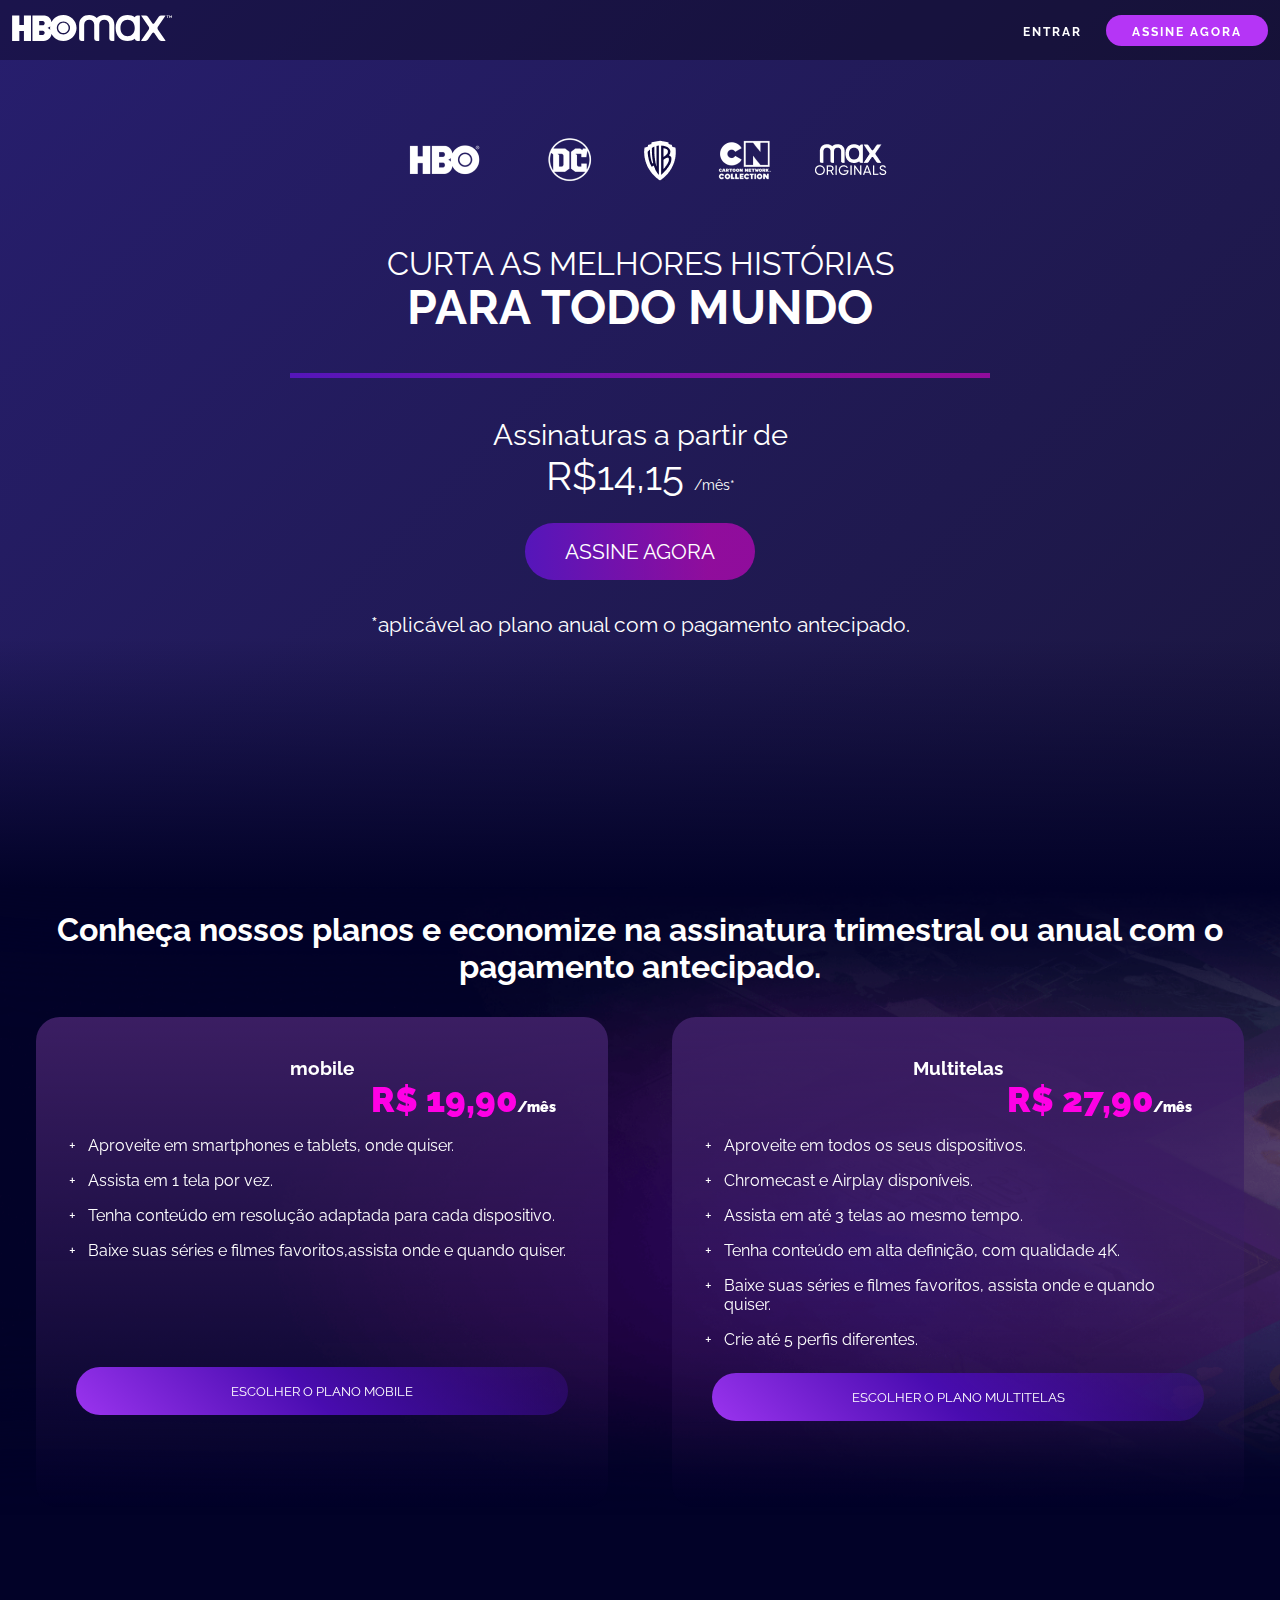
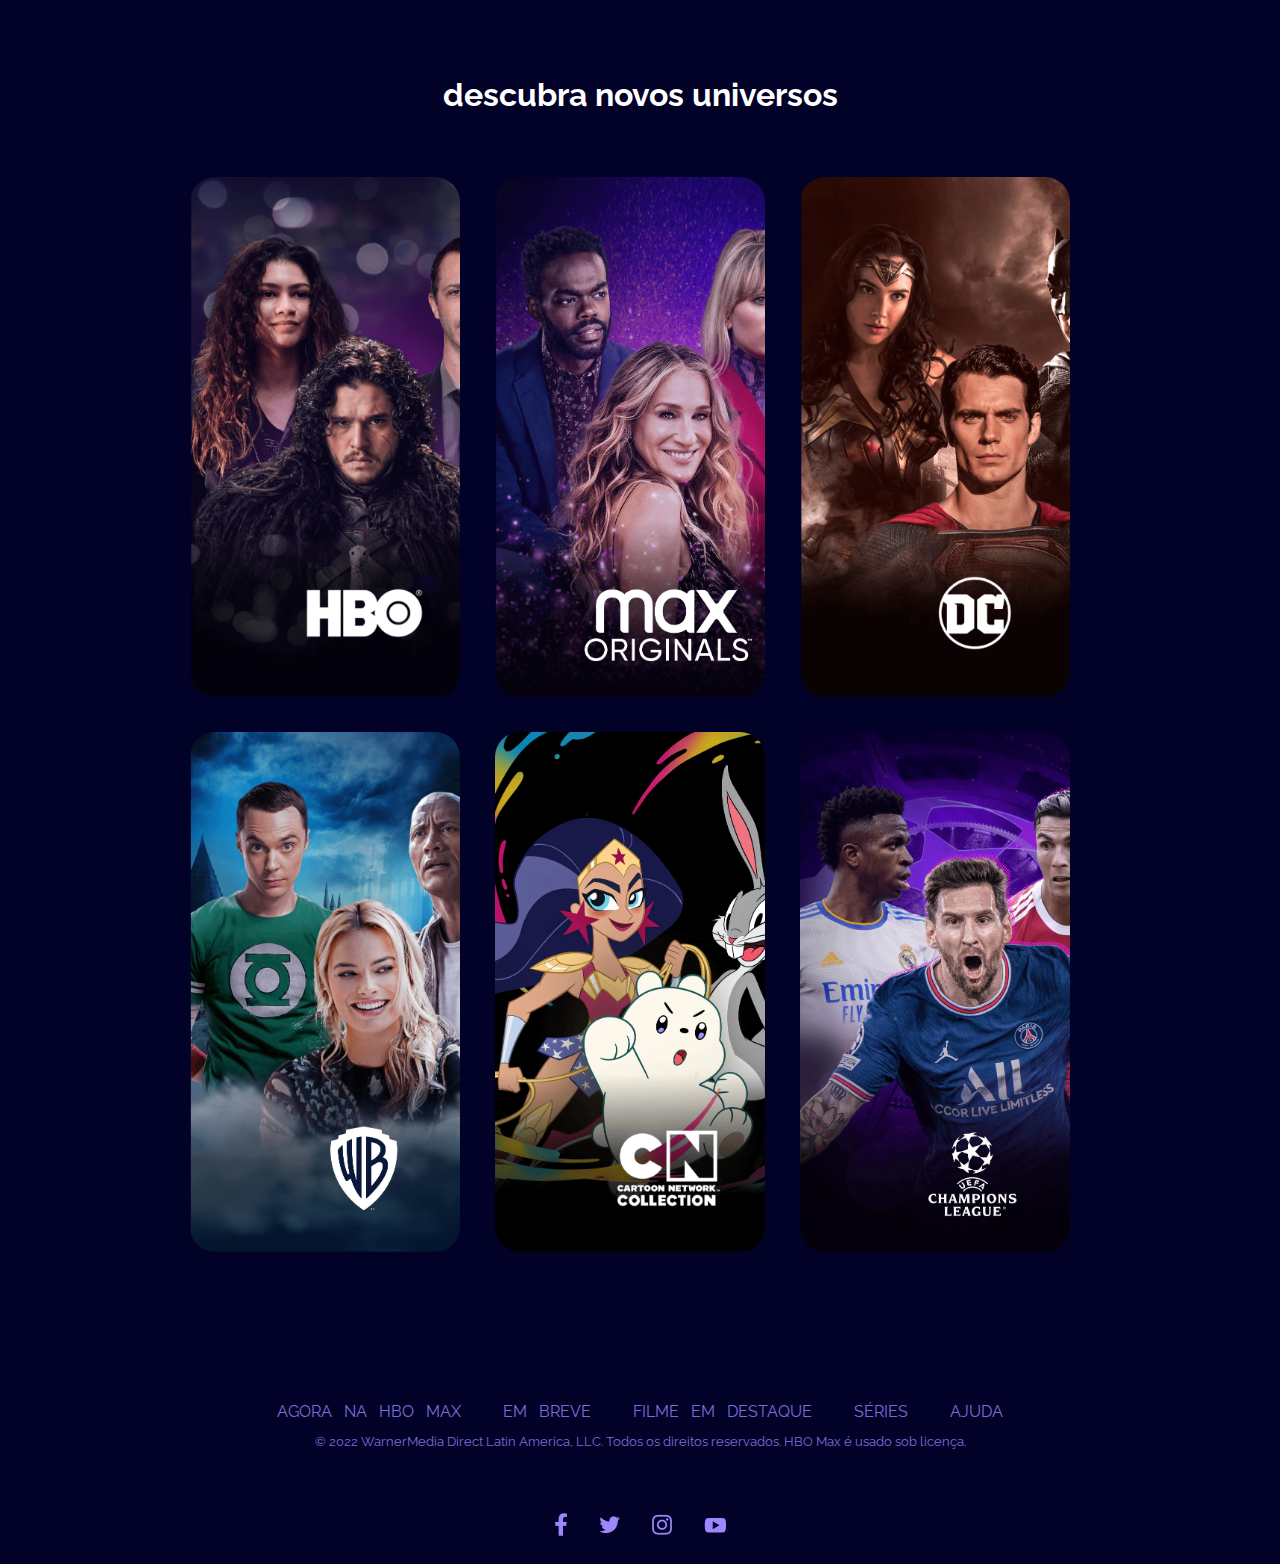
<file: index.html>
<!DOCTYPE html>
<html lang="PT-BR">

<head>
    <meta charset="UTF-8">
    <meta name="viewport" content="width=device-width, initial-scale=1.0">
    <link rel="stylesheet" href="assets/css/style.css">
    <link rel="stylesheet" href="assets/css/media.css">
    <title>HBO-Max</title>
</head>

<body>
    <nav class="menu">
        <a href="#header__top" class="menu__logo-image">
            <img src="assets/IMG/hbo-logo.svg" alt="Logo do HBO no menu">
        </a>
        <div class="menu__btn">
            <div class="menu__btn-entrar">
                <a href="login.html">Entrar</a>
            </div>
            <div class="menu__btn-assine">
                <a href="#plans__top">Assine agora</a>
            </div>
        </div>
    </nav>

    <header class="header">
        <div class="header__content" id="header__top">
            <div class="header__channels">
                <img src="assets/IMG/hbo.png" alt="Canal da HBO">
                <img src="assets/IMG/dc.png" alt="Canal da DC">
                <img src="assets/IMG/wb.png" alt="Canal da WB">
                <img src="assets/IMG/cartoon-network_neutral.png" alt="Canal cartoon">
                <img src="assets/IMG/max_originals.png" alt="Canal da Max">
            </div>
            <h1 class="header__title">
                <span class="header__title-white">curta as melhores histórias</span>
                para todo mundo
            </h1>
            <div class="barra"> </div>
            <div class="oferta">
                <span>Assinaturas a partir de</span>
                <p class="price">R$14,15 <small>/mês*</small></p>
                <a href="">assine agora</a>
                <p class="comentario">*aplicável ao plano anual com o pagamento antecipado.</p>
            </div>
        </div>
    </header>

    <main class="main__content">
        <section class="section__plans" id="plans__top">
            <h2 class="title">

                Conheça nossos planos e economize na assinatura trimestral ou anual
                com o pagamento antecipado.

            </h2>
            <div class="container__plans">
                <div class="card__plans">
                    <h3 class="price__plans">
                        mobile
                    </h3>
                    <p class="subscription__price">
                        R$ 19,90<small>/mês</small>
                    </p>
                    <ul class="card__description">
                        <li class="description">
                            Aproveite em smartphones e tablets, onde quiser.
                        </li>
                        <li class="description">
                            Assista em 1 tela por vez.
                        </li>
                        <li class="description">
                            Tenha conteúdo em resolução adaptada para cada dispositivo.
                        </li>
                        <li class="description">
                            Baixe suas séries e filmes favoritos,assista onde e quando quiser.
                        </li>
                    </ul>
                    <button class="button__plans--mobile">
                        escolher o plano
                        mobile
                    </button>
                </div>
                <div class="card__plans">
                    <h3 class="price__plans">
                        Multitelas
                    </h3>
                    <p class="subscription__price">
                        R$ 27,90<small>/mês</small>
                    </p>
                    <ul class="card__description">
                        <li class="description">
                            Aproveite em todos os seus dispositivos.
                        </li>
                        <li class="description">
                            Chromecast e Airplay disponíveis.
                        </li>
                        <li class="description">
                            Assista em até 3 telas ao mesmo tempo.
                        </li>
                        <li class="description">
                            Tenha conteúdo em alta definição, com qualidade 4K.
                        </li>
                        <li class="description">
                            Baixe suas séries e filmes favoritos, assista onde e quando
                            quiser.
                        </li>
                        <li class="description">
                            Crie até 5 perfis diferentes.
                        </li>
                    </ul>
                    <button class="button__plans--multitelas">
                        Escolher o Plano Multitelas
                    </button>
                </div>
            </div>
        </section>
        <section class="section__gallery">
            <h3 class="title__gallery">
                descubra novos universos
            </h3>
            <div class="card__gallery">
                <div class="card__img"></div>
                <div class="card__img"></div>
                <div class="card__img"></div>
                <div class="card__img"></div>
                <div class="card__img"></div>
                <div class="card__img">
                    <img src="assets/IMG/UCL-Default.webp" alt="UCL">
                </div>
            </div>
        </section>
    </main>

    <footer>
        <nav class="nav__footer--link">
            <a href="https://www.max.com/br/pt/sitemap">AGORA NA HBO MAX</a>
            <a href="https://www.max.com/br/pt">EM BREVE</a>
            <a href="https://www.max.com/br/pt/movies">FILME EM DESTAQUE</a>
            <a href="https://www.max.com/br/pt/shows">SÉRIES</a>
            <a href="https://help.max.com/BR-pt/Home/Index">AJUDA</a>
        </nav>
        <p class="p__text--license">
            © 2022 WarnerMedia Direct Latin America, LLC. Todos os direitos
            reservados. HBO Max é usado sob licença.
        </p>
        <div class="social__hbo">
            <a href="https://www.facebook.com/HBOMaxBr/">
                <img src="assets/IMG/fb_0.png" alt="facebook da hbo">
            </a>
            <a href="https://x.com/HBOMaxBR">
                <img src="assets/IMG/twitter_0.png" alt="x da hbo">
            </a>
            <a href="https://www.instagram.com/streammaxbr/">
                <img src="assets/IMG/instagram_0.png" alt="instagram da hbo">
            </a>
            <a href="https://m.youtube.com/c/hbomaxbr">
                <img src="assets/IMG/youtube_0.png" alt="youtube da hbo">
            </a>
        </div>
    </footer>
</body>

</html>
</file>
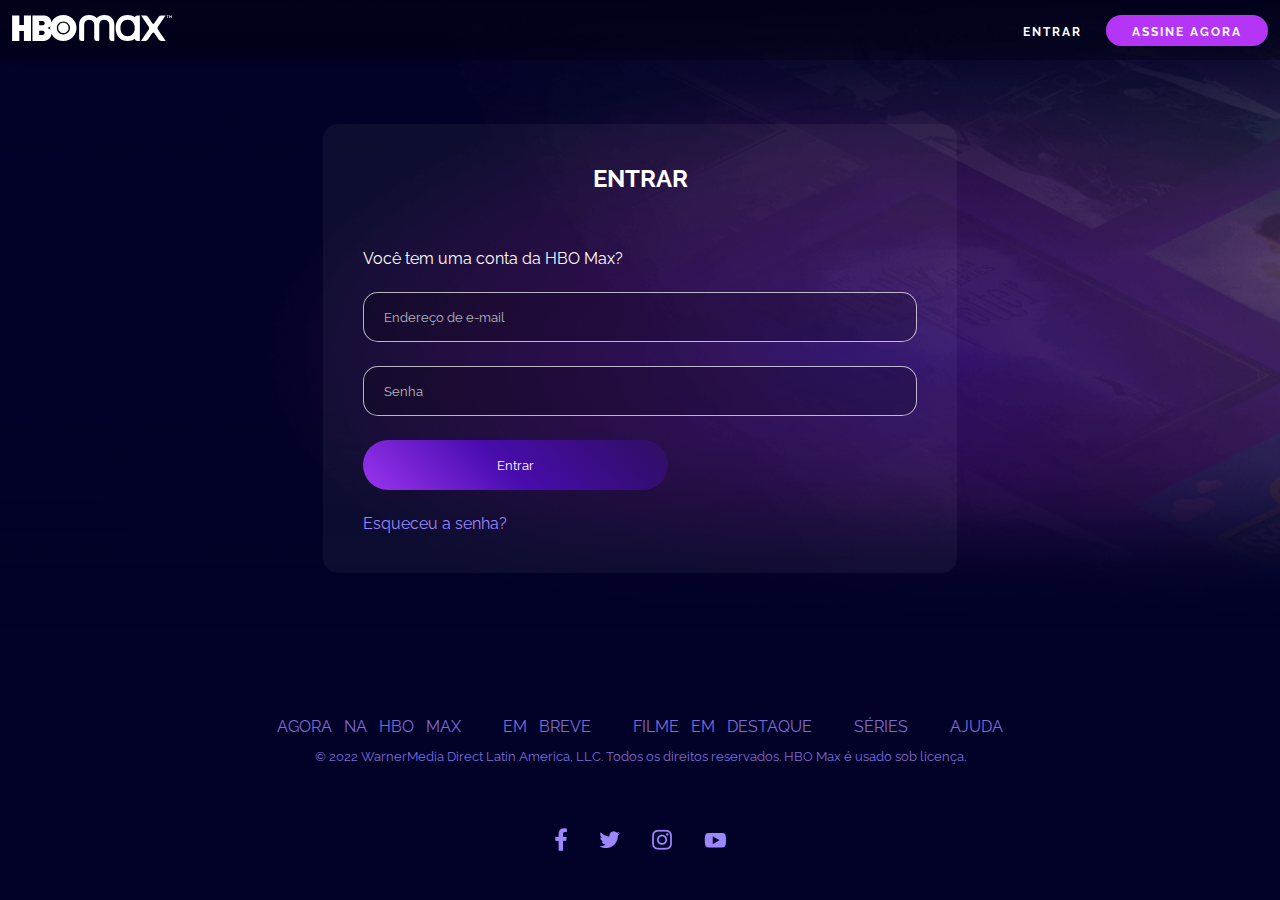
<file: login.html>
<!DOCTYPE html>
<html lang="en">
<head>
    <meta charset="UTF-8">
    <meta name="viewport" content="width=device-width, initial-scale=1.0">
    <link rel="stylesheet" href="assets/css/style.css">
    <link rel="stylesheet" href="assets/css/media.css">
    <title>Login</title>
</head>
<body class="body__login">
    <nav class="menu" style="position: static;">
        <a href="index.html" class="menu__logo-image">
            <img src="assets/IMG/hbo-logo.svg" alt="Logo do HBO no menu">
        </a>
        <div class="menu__btn">
            <div class="menu__btn-entrar">
                <a href="login.html">Entrar</a>
            </div>
            <div class="menu__btn-assine">
                <a href="#plans__top">Assine agora</a>
            </div>
        </div>
    </nav>

    <main class="login">
        <form class="form_login">
            <h2>
                ENTRAR
            </h2>
            <label class="label__login">
                Você tem uma conta da HBO Max? 
            </label>
            <input type="email"  class="input__login" id="email" placeholder="Endereço de e-mail">
            <input type="password"  class="input__login" id="password" placeholder="Senha">
            <button class="button__login">
                Entrar
            </button>
            <a href="" class="link__login">Esqueceu a senha?</a>
        </form>
    </main>
    <footer class="footer__login">
        <nav class="nav__footer--link">
            <a href="https://www.max.com/br/pt/sitemap">AGORA NA HBO MAX</a>
            <a href="https://www.max.com/br/pt">EM BREVE</a>
            <a href="https://www.max.com/br/pt/movies">FILME EM DESTAQUE</a>
            <a href="https://www.max.com/br/pt/shows">SÉRIES</a>
            <a href="https://help.max.com/BR-pt/Home/Index">AJUDA</a>
        </nav>
        <p class="p__text--license">
            © 2022 WarnerMedia Direct Latin America, LLC. Todos os direitos
            reservados. HBO Max é usado sob licença.
        </p>
        <div class="social__hbo">
            <a href="https://www.facebook.com/HBOMaxBr/">
                <img src="assets/IMG/fb_0.png" alt="facebook da hbo">
            </a>
            <a href="https://x.com/HBOMaxBR">
                <img src="assets/IMG/twitter_0.png" alt="x da hbo">
            </a>
            <a href="https://www.instagram.com/streammaxbr/">
                <img src="assets/IMG/instagram_0.png" alt="instagram da hbo">
            </a>
            <a href="https://m.youtube.com/c/hbomaxbr">
                <img src="assets/IMG/youtube_0.png" alt="youtube da hbo">
            </a>
        </div>
    </footer>
</body>
</html>
</file>
<file: assets/css/style.css>
@import url(font.css);
@import url(colors.css);
@import url(animation.css);

* {
    padding: 0;
    margin: 0;
    box-sizing: border-box;
    color: white;
    font-family: Raleway,sans-serif;
}

body {
    background-color: var(--primary-color);

}

.menu{
    display: flex;
    flex-direction: column;
    align-items: center;
    width: 100%;
    height: 127px;
    gap: 20px;
    padding: 32px 24px;
    background: var(--nav-bg-color);
    position: fixed;
}

.menu img {
    width: 100px;
}

.menu__btn {
    display: flex;
    flex-direction: row;
    text-transform: uppercase;
    align-items: center;
    gap: 24px;
}

.menu__btn a {
   font-size: 0.75rem;
   text-decoration: none;
   letter-spacing: 2px;
   font-weight: 700;
}

.menu__btn-assine {
    background-color: var(--tertiary-color);
    padding: 6px 26px;
    border-radius: 400px;
}

/*Header*/

.header {
   display: flex;
   flex-direction: column;
   background: linear-gradient(-45deg, #56125b, #0f0f10, #271e6e);
   background-size: 400% 400%;
   animation: background-animation 10s ease infinite alternate;
   padding: 180px 0px 0px 0px;
}

header::after {
    content: "";
    width: 100%;
    height: 250px;
    background: linear-gradient(0deg, var(--primary-color), transparent);
}

header::before {
    content: "";
    width: 100%;
    height: 50px;
}

.header__content {
   display: flex;
   flex-direction: column;
   align-items: center;
   gap: 40px;
   font-size: 1.3rem;
   padding: 0px 40px 0px 40px;
}

.header__channels {
    display: flex;
    justify-content: center;
    flex-wrap: wrap;
    min-width: 350px;
    height: 132px;
    gap: 24px;
}

.header__channels img {
    object-fit: contain;
}


.header__title-white {
    display: flex;
    flex-direction: row;
    font-size: 2rem;
    min-width: 350px;
    height: 65px;
    font-weight: lighter;
    text-transform: uppercase;
    text-align: center;
    line-height: normal;
}

.header__title {
    display: flex;
    flex-direction: column;
    align-items: center;
    text-align: center;
    justify-content: flex-start;
    font-size: 3rem;
    line-height: 3.2rem;
}

/*barra*/

.barra {
    width: 70%;
    max-width: 700px;
    height: 5px;
    background: var(--divider-bg-color);
}

/*preço assinatura*/

.oferta {
    display: flex;
    flex-direction: column;
    align-items: center;
}

.oferta span {
    font-size: 1.8rem;
}

.price {
    font-size: 2.5rem;
}

small {
    font-size: 0.9rem;
}

.comentario {
    text-align: center;
}

/*botão oferta*/

.oferta a {
    margin-top: 24px;
    margin-bottom: 32px;
    text-decoration: none;
    text-transform: uppercase;
    padding: 16px 40px;
    background: var(--divider-bg-color);
    border-radius: 400px;
    animation: botao-assine 2.2s linear infinite;
}

/*Main*/

.section__plans {
    display: flex;
    flex-direction: column;
    align-items: center;
    padding: 24px;
}

.title {
    text-align: center;
    font-size: 2rem;
    margin-bottom: 32px;
}

.container__plans {
    display: flex;
    flex-direction: column;
    align-items: center;
}

.card__plans {
    display: flex;
    flex-direction: column;
    padding: 40px;
    width: 90%;
    height: 491px;
    text-align: center;
    background: var(--card-bg-color);
    margin-bottom: 16px;
    border-radius: 24px;
}

.subscription__price {
    margin-bottom: 16px;
}

.description {
    text-align: left;
    margin-bottom: 16px;
    padding-left: 12px;
}

.description::marker{
    content: "+";
}

.button__plans--mobile {
    background: var(--btn-bg-color-gradient);
    border: none;
    text-transform: uppercase;
    text-align: center;
    padding: 16px 40px;
    border-radius: 400px;
    margin-top: 91px;
    background-size: 250%;
}

.button__plans--mobile:hover {
    animation:botao-plano 1.3s linear forwards;
}

.button__plans--multitelas {
    background: var(--btn-bg-color-gradient);
    border: none;
    text-transform: uppercase;
    text-align: center;
    padding: 16px 40px;
    border-radius: 400px;
    margin-top: 8px;
    background-size: 250%;
}

.button__plans--multitelas:hover{
    animation:botao-plano 1.3s linear forwards;
}

/*gallery*/

.section__gallery{
    display: flex;
    flex-direction: column;
    padding: 0px 40px 0px 40px;
    margin-bottom: 64px;
    margin-top: 128px;
}

.title__gallery {
    font-size: 2rem;
    text-align: center;
    margin-bottom: 64px;
}


.card__gallery {
    display: grid;
    overflow-x: scroll;
    scroll-behavior: smooth;
    grid-template-columns: repeat(6, 100%);
    gap: 35px;
    margin-bottom: 64px;
}

.card__gallery{
    flex: 0 0 auto;
}

.card__img {
    width: 100%;
    transition: background-image 1.3s ease;
}

.card__img img{
    width: 100%;
    opacity: 0;
}

.card__img:nth-child(1){
    background-image: url(../IMG/hbo-default_0.webp);
    background-size: cover;
    border-radius: 25px;
}

.card__img:nth-child(2){
    background-image: url(../IMG/MAX-Default.webp);
    background-size: cover;
    border-radius: 25px;
}

.card__img:nth-child(3){
    background-image: url(../IMG/DC_Default.webp);
    background-size: cover;
    border-radius: 25px;
}

.card__img:nth-child(4){
    background-image: url(../IMG/WB-Default.webp);
    background-size: cover;
    border-radius: 25px;
}

.card__img:nth-child(5){
    background-image: url(../IMG/CN-Default.webp);
    background-size: cover;
    border-radius: 25px;
}

.card__img:nth-child(6){
    background-image: url(../IMG/UCL-Default.webp);
    background-size: cover;
    border-radius: 25px;
}

/*hover*/

.card__img:nth-child(1):hover{
    background-image: url(../IMG/hbo-hover_0.webp);
    background-size: cover;
}

.card__img:nth-child(2):hover{
    background-image: url(../IMG/MAX-Hover.webp);
    background-size: cover;
}

.card__img:nth-child(3):hover{
    background-image: url(../IMG/DC-Hover.webp);
    background-size: cover;
}

.card__img:nth-child(4):hover{
    background-image: url(../IMG/WB-Hover.webp);
    background-size: cover;
}

.card__img:nth-child(5):hover{
    background-image: url(../IMG/CN-Hover.png);
    background-size: cover;
}

.card__img:nth-child(6):hover{
    background-image: url(../IMG/UCL-Hover.webp);
    background-size: cover;
}

/*footer*/



.nav__footer--link{
    display: flex;
    flex-direction: column;
    text-align: center;
    text-transform: uppercase;
    gap: 12px;
    opacity: 0.8;
}

.nav__footer--link a {
    text-decoration: none;
    color: var(--link-color);
}

.p__text--license{
    text-align: center;
    font-size:smaller;
    opacity: 0.8;
    margin: 12px 0px 64px 0px;
    padding: 0px 16px 0px 16px;
    color: var(--link-color);
}

.social__hbo{
    display: flex;
    flex-direction: row;
    justify-content: center;
    align-items: center;
    gap: 32px;
    margin-bottom: 24px;
    color: var(--link-color);
}

/*login.html*/

.login {
    display: flex;
    flex-direction: column;
    align-items: center;
    padding: 24px;
    
}

.form_login {
    display: flex;
    flex-direction: column;
    border-radius: 15px;
    gap: 24px;
    width: 95%;
    background: var(--form-bg-color);
    padding: 40px;
}

.form_login h2 {
    text-align: center;
    margin-bottom: 32px;
}

.input__login {
    background: var(--form-field-bg-color);
    height: 50px;
    border-radius: 15px;
    border: var(--form-field-border);
    padding: 20px;
}

.input__login::placeholder {
    color: var(--form-field-placeholder);
    
}

.input__login:invalid {
    border-color: var(--form-field-error);
}

.button__login {
    display: flex;
    flex-direction: row;
    align-items: center;
    justify-content: center;
    width: 55%;
    height: 50px;
    text-decoration: none;
    text-align: center;
    background: var(--btn-bg-color-gradient);
    background-size: 250%;
    border-radius: 400px;
    border-style: none;
}

.button__login:hover {
    animation:botao-plano 1.3s linear forwards;
}

.link__login {
    color: var(--link-color);
    text-decoration: none;
}
</file>
<file: assets/css/media.css>
@import url("https://fonts.googleapis.com/css2?family=Raleway:wght@300;400;500;600;700&display=swap");
@import url("https://fonts.googleapis.com/css2?family=Quicksand:wght@300;400;700&display=swap");
@import url(animation.css);

@media screen and (width >= 481px) {
    .menu {
        flex-direction: row;
        justify-content: space-between;
        height: 60px;
        gap: 0px;
        padding: 12px;
    }

    .menu img {
        width: 160px;
    }

    .menu__btn {
        margin-left: 14px;
    }

    .header {
        padding: 65px 0px 0px 0px;
        /*138*/
    }

    .header__title {
        max-width: 705px;
        text-align: start;
        text-transform: uppercase;
    }

    .header__title-white {
        height: 37px;
        text-align: start;
    }

    .header__channels {
        max-height: 90px;
    }

    .subscription__price {
        color: var(--secondary-color);
        text-align: end;
        font-size: 2.2rem;
        font-weight: 900;
        margin-right: 12px;
    }

    /* main */

    .main__content {
        background-image: url(../IMG/background-movies-series.png);
        background-size: 116%;
        background-repeat: no-repeat;
    }

    .container__plans {
        display: flex;
        flex-direction: row;
        gap: 64px;
        perspective: 600px;
    }


    .container__plans:has(.card__plans:nth-child(1):hover) .card__plans:nth-child(2) {
        animation: mover-plano-telas 3s ease-in-out forwards;
    }

    .container__plans:has(.card__plans:nth-child(2):hover) .card__plans:nth-child(1) {
        animation: mover-plano-mobile 3s ease-in-out forwards;
    }

    @keyframes botao-plano {
        0% {
            transform: scale(1);
            background: var(--btn-bg-color-gradient);
            background-size: 250%;
            border: 2px solid transparent;
        }
        25%,50%,75%,100% {
            transform: scale(1.1);
            background: transparent; 
            border: 2px solid var(--secondary-color);
        }
    }

    .button__plans--multitelas:hover{
        animation:botao-plano 2.5s linear forwards;
    }

    .button__plans--mobile:hover {
        animation:botao-plano 2.5s linear forwards;
    }

    /* gallery */

    .section__gallery{
        margin-bottom: 0px;
    }

    .card__gallery {
        display: grid;
        overflow-x: visible;
        padding: 0px 150px 150px 150px;
        grid-template-columns: repeat(3, 30%);
        grid-template-rows: repeat(2, 520px);
        gap: 35px;
        margin-bottom: 0px;
    }

    /* footer */

    .body__login {
        background-image: url(../IMG/background-movies-series.png);
        background-size: 116%;
        background-repeat: no-repeat;
    }


    .login {
        padding: 64px;
        
    }

    .form_login {
        width: 55%;
        margin-bottom: 64px;
    }

    .footer__login {
        padding: 16px;
    }

    .nav__footer--link{
        display: flex;
        flex-direction: row;
        justify-content: center;
        gap: 42px;
        word-spacing: .5rem;
    }
}
</file>
